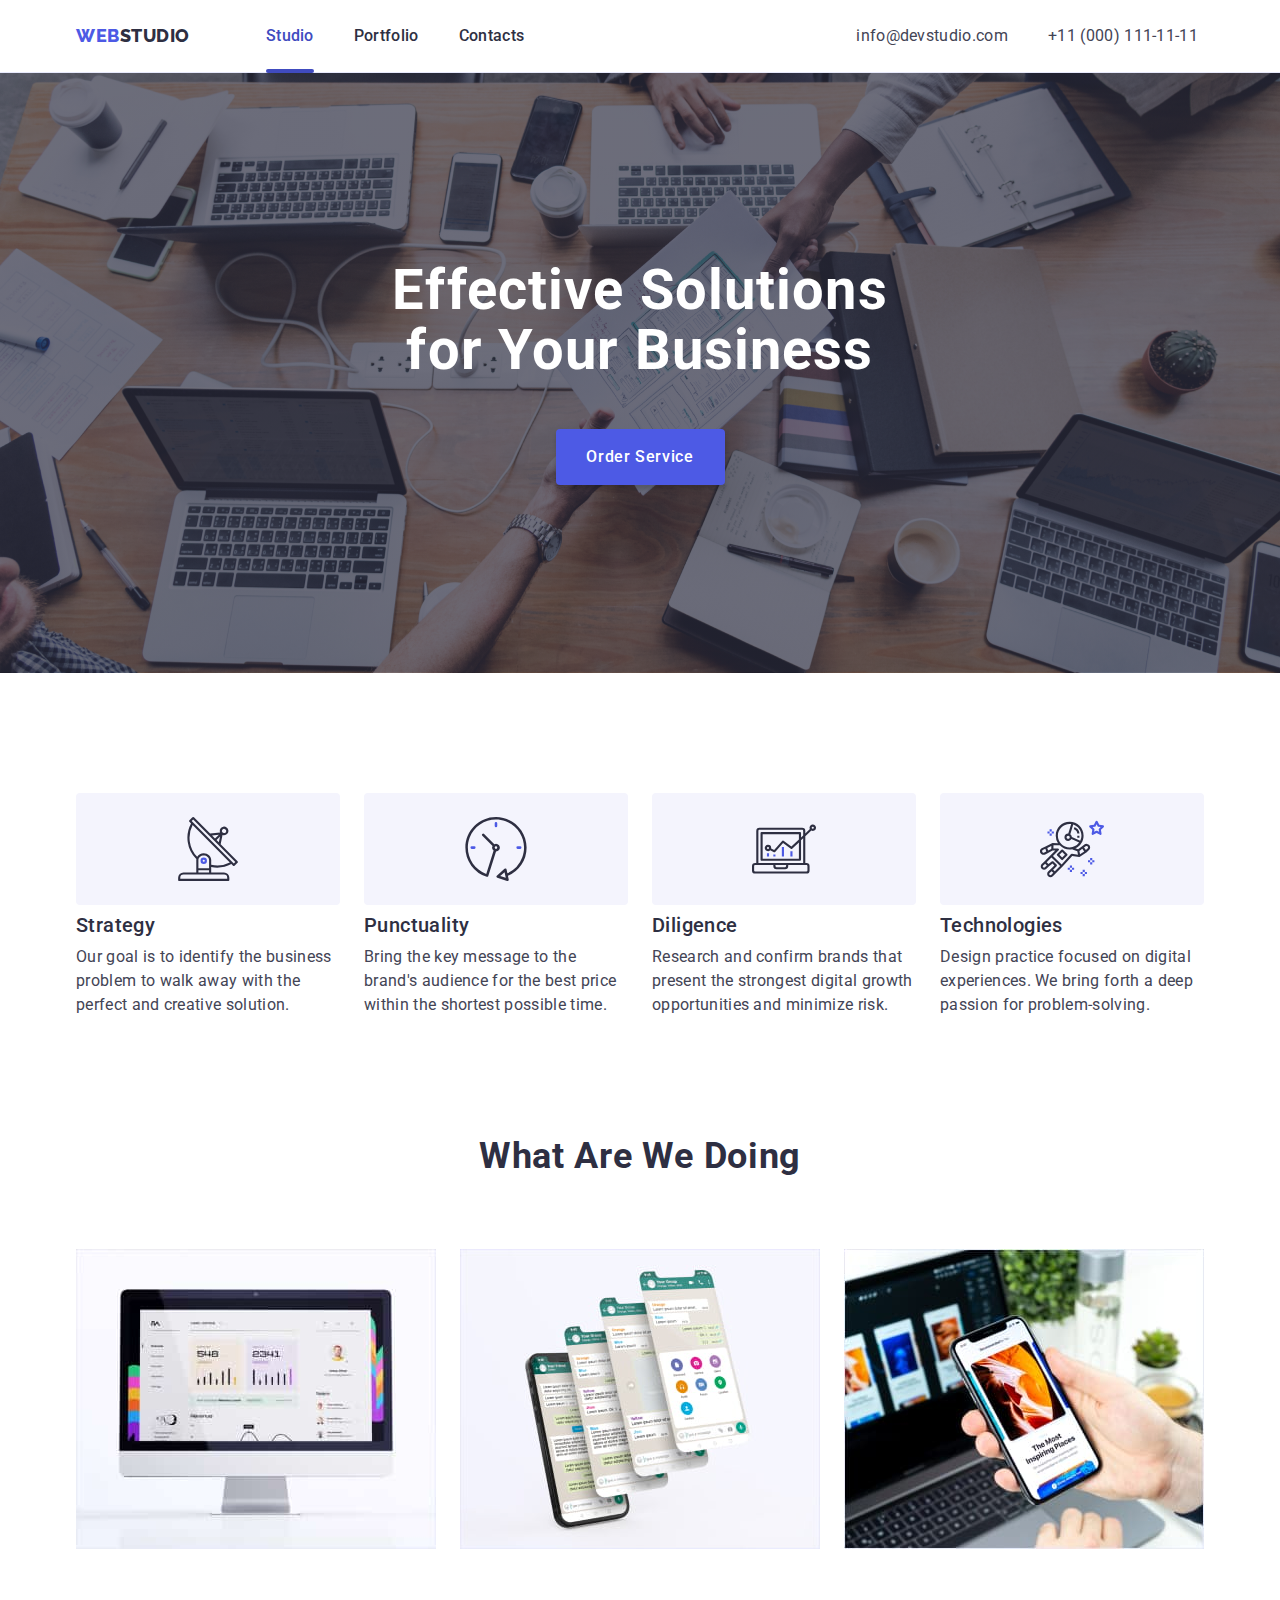
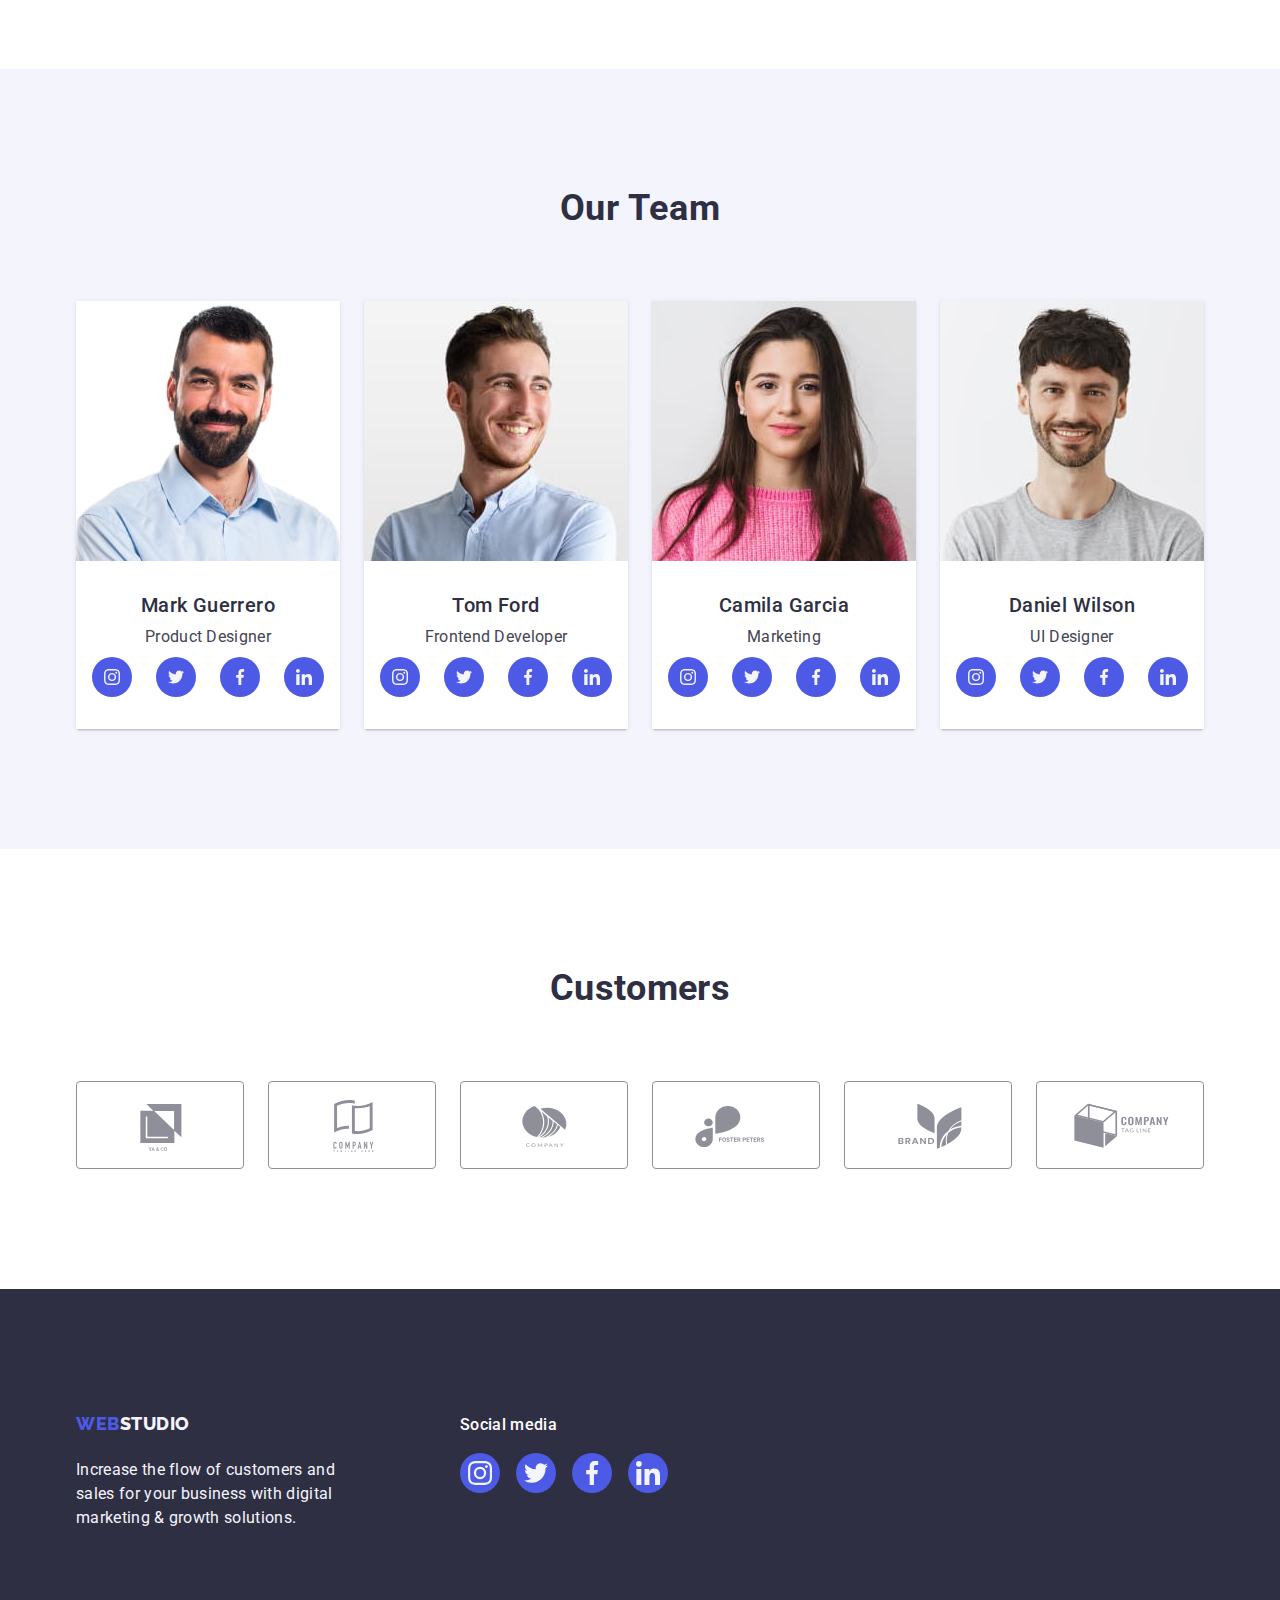
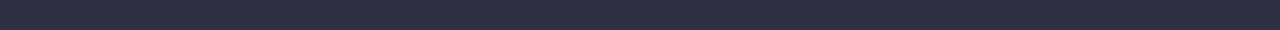
<file: index.html>
<!DOCTYPE html>
<html lang="en">
  <head>
    <meta charset="UTF-8" />
    <meta http-equiv="X-UA-Compatible" content="IE=edge" />
    <meta name="viewport" content="width=device-width, initial-scale=1.0" />
    <meta name="description" content="Effective Solutions for Your Business" />
    <title>WebStudio</title>

    <!-- <link rel="stylesheet" href="./portfolio.html" /> -->
    <link rel="preconnect" href="https://fonts.googleapis.com" />
    <link rel="preconnect" href="https://fonts.gstatic.com" crossorigin />
    <link
      href="https://fonts.googleapis.com/css2?family=Raleway:wght@800&family=Roboto:wght@400;500;700&display=swap"
      rel="stylesheet"
    />
    <!-- Normalize -->
    <link
      rel="stylesheet"
      href="https://cdnjs.cloudflare.com/ajax/libs/modern-normalize/2.0.0/modern-normalize.min.css"
    />
    <link rel="stylesheet" href="./css/styles.css" />
  </head>

  <body class="page">
    <!-- Header section -->
    <header class="header">
      <!-- <a href="./index.html">Web<span>Studio</span></a> -->
      <!-- Ось не  знаю, як то правильно написати посилання на свою сторінку-->
      <!-- <a href="https://WebStudio.html" WebStudio></a> -->
      <div class="container header-container">
        <nav class="header-nav">
          <a href="./index.html" class="logo link">
            Web<span class="studio-header">Studio</span>
          </a>
          <ul class="header-list list">
            <li class="navigation-item">
              <a class="header-link link first-page" href="./index.html"
                >Studio</a
              >
            </li>
            <li class="navigation-item">
              <!-- only for lesson 1 with 1 page in this project -->
              <!-- <a class="header-link" href="#what">Portfolio</a> -->
              <!-- But now executing this code -->
              <a class="header-link link" href="./portfolio.html">Portfolio</a>
            </li>
            <li class="navigation-item">
              <a class="header-link link" href="">Contacts</a>
            </li>
          </ul>
        </nav>
        <!-- Contacts -->

        <address class="address">
          <ul class="address-item list">
            <li class="contacts-item list">
              <a class="header-item link" href="mailto:info@devstudio.com"
                >info@devstudio.com</a
              >
            </li>
            <li class="contacts-item list">
              <a class="header-item link" href="tel:+110001111111"
                >+11 (000) 111-11-11</a
              >
            </li>
          </ul>
        </address>
      </div>
    </header>

    <!-- Main block -->
    <main class="main">
      <!-- Hero section-->
      <section class="section hero">
        <div class="container">
          <!-- <div class="container hero-container"> -->
          <h1 class="hero-title">Effective Solutions for Your Business</h1>
          <button class="hero-btn" data-modal-open type="button">
            Order Service
          </button>
        </div>
      </section>
      <!-- Section1 - Describe section-->
      <section class="section describe">
        <div class="container describe-container">
          <h2 class="visually-hidden">Benefits WebStudio</h2>
          <ul class="describe-list list">
            <li class="section-two-li list">
              <div class="box-advs">
                <svg class="advs-icon" width="64" height="64">
                  <use href="./images/icons.svg#icon-antenna1"></use>
                </svg>
              </div>
              <h3 class="strategy-name name">Strategy</h3>
              <p class="strategy-item item">
                Our goal is to identify the business problem to walk away with
                the perfect and creative solution.
              </p>
            </li>
            <li class="section-two-li list">
              <div class="box-advs">
                <svg class="advs-icon" width="64" height="64">
                  <use href="./images/icons.svg#icon-clock1"></use>
                </svg>
              </div>
              <h3 class="strategy-name name">Punctuality</h3>
              <p class="strategy-item item">
                Bring the key message to the brand's audience for the best price
                within the shortest possible time.
              </p>
            </li>
            <li class="section-two-li list">
              <div class="box-advs">
                <svg class="advs-icon" width="64" height="64">
                  <use href="./images/icons.svg#icon-diagram1"></use>
                </svg>
              </div>
              <h3 class="strategy-name name">Diligence</h3>
              <p class="strategy-item item">
                Research and confirm brands that present the strongest digital
                growth opportunities and minimize risk.
              </p>
            </li>
            <li class="section-two-li list">
              <div class="box-advs">
                <svg class="advs-icon" width="64" height="64">
                  <use href="./images/icons.svg#icon-astronaut1"></use>
                </svg>
              </div>
              <h3 class="strategy-name name">Technologies</h3>
              <p class="strategy-item item">
                Design practice focused on digital experiences. We bring forth a
                deep passion for problem-solving.
              </p>
              <!-- </li>  -->
            </li>
          </ul>
        </div>
      </section>

      <!-- Section2 - What are we doing section-->
      <section class="section-doing" id="what">
        <div class="container what-container">
          <h2 class="doing-title">What are we doing</h2>
          <ul class="doing-list list">
            <li class="section-doing-li list">
              <img
                class="doing-card-img"
                src="./images/section2/img1.jpg"
                alt="desktop applications"
                width="360"
                height="300"
              />
            </li>
            <li class="section-doing-li list">
              <img
                class="doing-card-img"
                src="./images/section2/img2.jpg"
                alt="mobile applications"
                width="360"
                height="300"
              />
            </li>
            <li class="section-doing-li list">
              <img
                class="doing-card-img"
                src="./images/section2/img3.jpg"
                alt="digital marketing"
                width="360"
                height="300"
              />
            </li>
          </ul>
        </div>
      </section>

      <!-- Section3 - Our Team section-->
      <section class="section team">
        <div class="container team-container">
          <h2 class="team-title">Our Team</h2>
          <ul class="team-item list">
            <li class="our-team list">
              <img
                class="team-photo"
                src="./images/section3/photo1.jpg"
                alt="Mark Guerrero"
                width="264"
                height="260"
              />
              <div class="worker">
                <h3 class="team-list">Mark Guerrero</h3>
                <p class="team-worker">Product Designer</p>
                <ul class="soc-team-icons list">
                  <li class="box-team-icons">
                    <a href="" class="link-team-icon link">
                      <svg class="team-icon" width="16" height="16">
                        <use href="./images/icons.svg#icon-instagram1"></use>
                      </svg>
                    </a>
                  </li>
                  <li class="box-team-icons">
                    <a href="" class="link-team-icon link">
                      <svg class="team-icon" width="16" height="16">
                        <use href="./images/icons.svg#icon-twitter1"></use>
                      </svg>
                    </a>
                  </li>
                  <li class="box-team-icons">
                    <a href="" class="link-team-icon link">
                      <svg class="team-icon" width="16" height="16">
                        <use href="./images/icons.svg#icon-facebook1"></use>
                      </svg>
                    </a>
                  </li>
                  <li class="box-team-icons">
                    <a href="" class="link-team-icon link">
                      <svg class="team-icon" width="16" height="16">
                        <use href="./images/icons.svg#icon-linkedin1"></use>
                      </svg>
                    </a>
                  </li>
                </ul>
              </div>
            </li>

            <li class="our-team list">
              <img
                class="team-photo"
                src="./images/section3/photo2.jpg"
                alt="Tom Ford"
                width="264"
                height="260"
              />
              <div class="worker">
                <h3 class="team-list">Tom Ford</h3>
                <p class="team-worker">Frontend Developer</p>
                <ul class="soc-team-icons list">
                  <li class="box-team-icons">
                    <a href="" class="link-team-icon link">
                      <svg class="team-icon" width="16" height="16">
                        <use href="./images/icons.svg#icon-instagram1"></use>
                      </svg>
                    </a>
                  </li>
                  <li class="box-team-icons">
                    <a href="" class="link-team-icon link">
                      <svg class="team-icon" width="16" height="16">
                        <use href="./images/icons.svg#icon-twitter1"></use>
                      </svg>
                    </a>
                  </li>
                  <li class="box-team-icons">
                    <a href="" class="link-team-icon link">
                      <svg class="team-icon" width="16" height="16">
                        <use href="./images/icons.svg#icon-facebook1"></use>
                      </svg>
                    </a>
                  </li>
                  <li class="box-team-icons">
                    <a href="" class="link-team-icon link">
                      <svg class="team-icon" width="16" height="16">
                        <use href="./images/icons.svg#icon-linkedin1"></use>
                      </svg>
                    </a>
                  </li>
                </ul>
              </div>
            </li>
            <li class="our-team list">
              <img
                class="team-photo"
                src="./images/section3/photo3.jpg"
                alt="Camila Garcia"
                width="264"
                height="260"
              />
              <div class="worker">
                <h3 class="team-list">Camila Garcia</h3>
                <p class="team-worker">Marketing</p>
                <ul class="soc-team-icons list">
                  <li class="box-team-icons">
                    <a href="" class="link-team-icon link">
                      <svg class="team-icon" width="16" height="16">
                        <use href="./images/icons.svg#icon-instagram1"></use>
                      </svg>
                    </a>
                  </li>
                  <li class="box-team-icons">
                    <a href="" class="link-team-icon link">
                      <svg class="team-icon" width="16" height="16">
                        <use href="./images/icons.svg#icon-twitter1"></use>
                      </svg>
                    </a>
                  </li>
                  <li class="box-team-icons">
                    <a href="" class="link-team-icon link">
                      <svg class="team-icon" width="16" height="16">
                        <use href="./images/icons.svg#icon-facebook1"></use>
                      </svg>
                    </a>
                  </li>
                  <li class="box-team-icons">
                    <a href="" class="link-team-icon link">
                      <svg class="team-icon" width="16" height="16">
                        <use href="./images/icons.svg#icon-linkedin1"></use>
                      </svg>
                    </a>
                  </li>
                </ul>
              </div>
            </li>
            <li class="our-team list">
              <img
                class="team-photo"
                src="./images/section3/photo4.jpg"
                alt="Daniel Wilson"
                width="264"
                height="260"
              />
              <div class="worker">
                <h3 class="team-list">Daniel Wilson</h3>
                <p class="team-worker">UI Designer</p>
                <ul class="soc-team-icons list">
                  <li class="box-team-icons">
                    <a href="" class="link-team-icon link">
                      <svg class="team-icon" width="16" height="16">
                        <use href="./images/icons.svg#icon-instagram1"></use>
                      </svg>
                    </a>
                  </li>
                  <li class="box-team-icons">
                    <a href="" class="link-team-icon link">
                      <svg class="team-icon" width="16" height="16">
                        <use href="./images/icons.svg#icon-twitter1"></use>
                      </svg>
                    </a>
                  </li>
                  <li class="box-team-icons">
                    <a href="" class="link-team-icon link">
                      <svg class="team-icon" width="16" height="16">
                        <use href="./images/icons.svg#icon-facebook1"></use>
                      </svg>
                    </a>
                  </li>
                  <li class="box-team-icons">
                    <a href="" class="link-team-icon link">
                      <svg class="team-icon" width="16" height="16">
                        <use href="./images/icons.svg#icon-linkedin1"></use>
                      </svg>
                    </a>
                  </li>
                </ul>
              </div>
            </li>
          </ul>
        </div>
      </section>

      <!-- Customers section -->
      <section class="customers">
        <div class="container">
          <h2 class="title-customers">Customers</h2>
          <ul class="wrap-customers list">
            <li class="box-clients-icons">
              <a href="" class="link-clients-icons">
                <svg class="clients-icon" width="104" height="56">
                  <use href="./images/icons.svg#icon-client1"></use>
                </svg>
              </a>
            </li>
            <li class="box-clients-icons">
              <a href="" class="link-clients-icons">
                <svg class="clients-icon" width="104" height="56">
                  <use href="./images/icons.svg#icon-client2"></use>
                </svg>
              </a>
            </li>
            <li class="box-clients-icons">
              <a href="" class="link-clients-icons">
                <svg class="clients-icon" width="104" height="56">
                  <use href="./images/icons.svg#icon-client3"></use>
                </svg>
              </a>
            </li>
            <li class="box-clients-icons">
              <a href="" class="link-clients-icons">
                <svg class="clients-icon" width="104" height="56">
                  <use href="./images/icons.svg#icon-client4"></use>
                </svg>
              </a>
            </li>
            <li class="box-clients-icons">
              <a href="" class="link-clients-icons">
                <svg class="clients-icon" width="104" height="56">
                  <use href="./images/icons.svg#icon-client5"></use>
                </svg>
              </a>
            </li>
            <li class="box-clients-icons">
              <a href="" class="link-clients-icons">
                <svg class="clients-icon" width="104" height="56">
                  <use href="./images/icons.svg#icon-client6"></use>
                </svg>
              </a>
            </li>
          </ul>
        </div>
      </section>
    </main>
    <!-- Footer section -->
    <footer class="footer">
      <div class="container footer-container">
        <div class="footer-logo">
          <a class="logo logo-link-footer link" href="./index.html">
            Web<span class="studio-down">Studio</span>
          </a>
          <p class="footer-description">
            Increase the flow of customers and sales for your business with
            digital marketing & growth solutions.
          </p>
        </div>
        <!-- Media in footer section -->
        <div class="footer-part-two">
          <p class="footer-title-links">Social media</p>
          <ul class="wrap-footer-icons list">
            <li class="box-footer-icons">
              <a href="" class="link-footer-icon">
                <svg class="team-icon" width="24" height="24">
                  <use href="./images/icons.svg#icon-instagram1"></use>
                </svg>
              </a>
            </li>
            <li class="box-footer-icons">
              <a href="" class="link-footer-icon">
                <svg class="team-icon" width="24" height="24">
                  <use href="./images/icons.svg#icon-twitter1"></use>
                </svg>
              </a>
            </li>
            <li class="box-footer-icons">
              <a href="" class="link-footer-icon">
                <svg class="team-icon" width="24" height="24">
                  <use href="./images/icons.svg#icon-facebook1"></use>
                </svg>
              </a>
            </li>
            <li class="box-footer-icons">
              <a href="" class="link-footer-icon">
                <svg class="team-icon" width="24" height="24">
                  <use href="./images/icons.svg#icon-linkedin1"></use>
                </svg>
              </a>
            </li>
          </ul>
        </div>
      </div>
    </footer>
    <div class="backdrop is-hidden" data-modal>
      <div class="modal">
        <button class="wrap-clos-icon-modal" data-modal-close type="button">
          <svg class="close-modal" width="8" height="8">
            <use href="./images/icons.svg#icon-close-black"></use>
          </svg>
        </button>
      </div>
    </div>
    <!-- Ставимо перед закриваючим тегом body -->
    <script src="./js/modal.js"></script>
  </body>
</html>
</file>
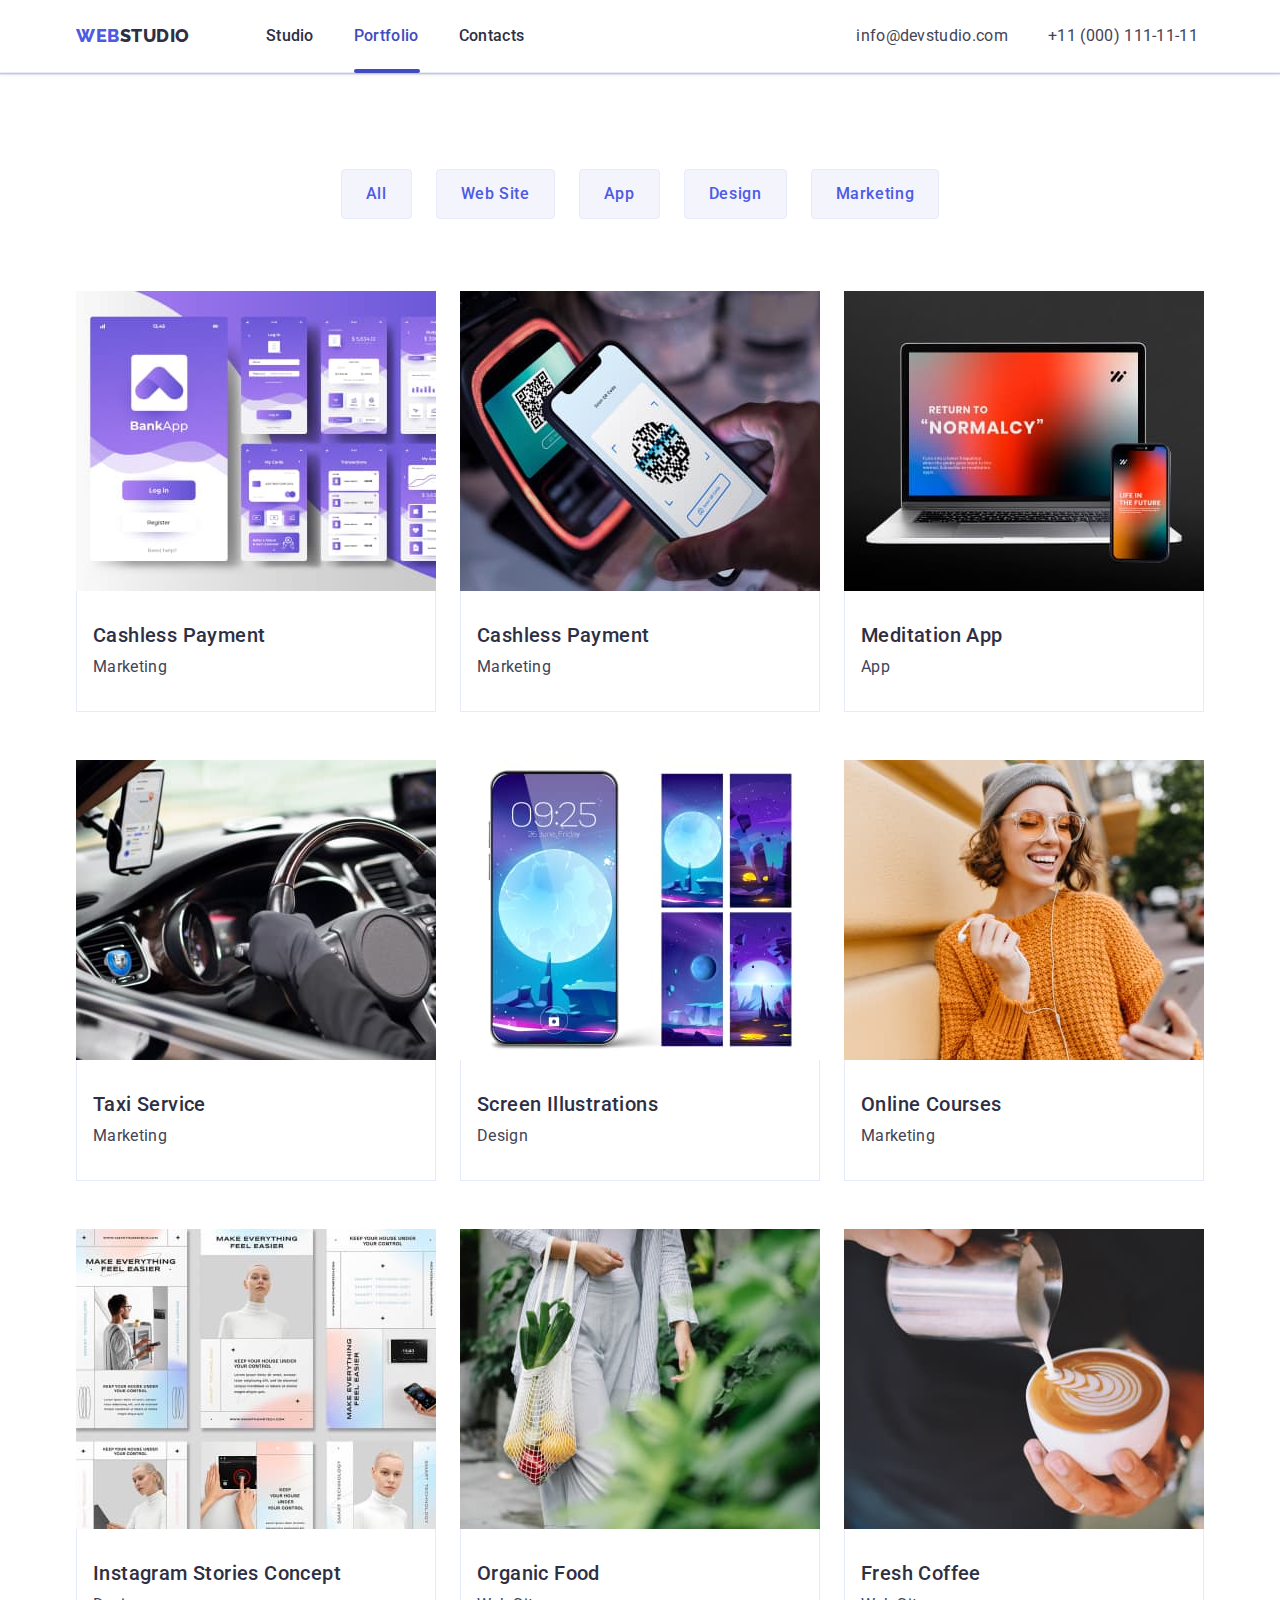
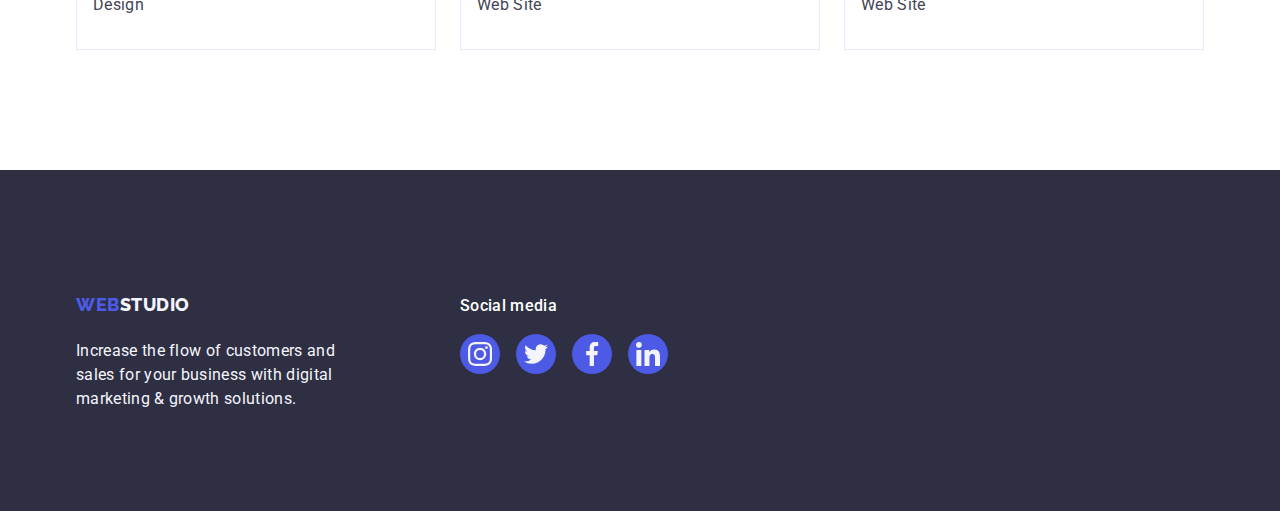
<file: portfolio.html>
<!DOCTYPE html>
<html lang="en">
  <head>
    <meta charset="UTF-8" />
    <meta name="viewport" content="width=device-width, initial-scale=1.0" />
    <title>Document</title>
    <link rel="stylesheet" href="./index.html" />
    <link rel="preconnect" href="https://fonts.googleapis.com" />
    <link rel="preconnect" href="https://fonts.gstatic.com" crossorigin />
    <link
      rel="stylesheet"
      href="https://fonts.googleapis.com/css2?family=Raleway:wght@800&family=Roboto:wght@400;500;700&display=swap"
    />
    <!-- Normalize -->
    <link
      rel="stylesheet"
      href="https://cdnjs.cloudflare.com/ajax/libs/modern-normalize/2.0.0/modern-normalize.min.css"
    />
    <link rel="stylesheet" href="./css/styles.css" />
  </head>
  <body class="page-portfolio">
    <!-- Header section -->
    <header class="header">
      <div class="container header-container">
        <nav class="header-nav">
          <a class="logo link" href="./index.html">
            Web<span class="studio-header">Studio</span>
          </a>
          <ul class="header-list list">
            <li class="navigation-item">
              <a class="header-link link" href="./index.html">Studio</a>
            </li>
            <li class="navigation-item">
              <!-- <a class="header-link" href="#what">Portfolio</a> -->
              <a class="header-link link portfolio-page" href="./portfolio.html"
                >Portfolio</a
              >
            </li>
            <li class="navigation-item">
              <a class="header-link link" href="">Contacts</a>
            </li>
          </ul>
        </nav>
        <!-- Contacts -->
        <address class="address">
          <ul class="address-item list">
            <li>
              <a class="header-item link" href="mailto:info@devstudio.com"
                >info@devstudio.com</a
              >
            </li>
            <li>
              <a class="header-item link" href="tel:+110001111111"
                >+11 (000) 111-11-11</a
              >
            </li>
          </ul>
        </address>
      </div>
    </header>

    <main class="portf-main">
      <!-- Button section -->
      <section class="section portfolio-main">
        <div class="container portfolio-container">
          <h1 class="visually-hidden">Hidden title</h1>
          <ul class="filter list">
            <li class="btns-filters-item list">
              <button class="btn-filter" type="button">All</button>
            </li>
            <li class="btns-filters-item list">
              <button class="btn-filter" type="button">Web Site</button>
            </li>
            <li class="btns-filters-item list">
              <button class="btn-filter" type="button">App</button>
            </li>
            <li class="btns-filters-item list">
              <button class="btn-filter" type="button">Design</button>
            </li>
            <li class="btns-filters-item list">
              <button class="btn-filter" type="button">Marketing</button>
            </li>
          </ul>
          <ul class="btn-press list">
            <!-- 11111111111111111111111111111++++++++++++++++++++++++++++++ -->
            <li class="project-card list">
              <a href="" class="project-card-link link">
                <div class="wrap-descr">
                  <img
                    class="project-card-img"
                    src="./images/Portfolio/row1/img1-1.jpg"
                    alt="Cashless Payment"
                    width="360"
                    height="300"
                  />
                  <p class="card-description overlay">
                    14 Stylish and User-Friendly App Design Concepts · Task
                    Manager App · Calorie Tracker App · Exotic Fruit Ecommerce
                    App · Cloud Storage App
                  </p>
                  <div class="overlay">
                    <p class="card-description overlay">
                      14 Stylish and User-Friendly App Design Concepts · Task
                      Manager App · Calorie Tracker App · Exotic Fruit Ecommerce
                      App · Cloud Storage App
                    </p>
                  </div>
                </div>
                <div class="wrap-card-project">
                  <h2 class="project-card-title">Cashless Payment</h2>
                  <p class="project-card-content">Marketing</p>
                </div>
              </a>
            </li>
            <!-- 222222222222222222222222222++++++++++++++++++++++++++++++++ -->
            <li class="project-card list">
              <a href="" class="project-card-link link">
                <div class="wrap-descr">
                  <img
                    class="project-card-img"
                    src="./images/Portfolio/row1/img1-2.jpg"
                    alt="Cashless Payment"
                    width="360"
                    height="300"
                  />
                  <p class="card-description overlay">
                    14 Stylish and User-Friendly App Design Concepts · Task
                    Manager App · Calorie Tracker App · Exotic Fruit Ecommerce
                    App · Cloud Storage App
                  </p>
                  <div class="overlay">
                    <p class="card-description overlay">
                      14 Stylish and User-Friendly App Design Concepts · Task
                      Manager App · Calorie Tracker App · Exotic Fruit Ecommerce
                      App · Cloud Storage App
                    </p>
                  </div>
                </div>
                <div class="wrap-card-project">
                  <h2 class="project-card-title">Cashless Payment</h2>
                  <p class="project-card-content">Marketing</p>
                </div>
              </a>
            </li>
            <!-- 3333333333333333333333333333333++++++++++++++++++++++++++++ -->
            <li class="project-card list">
              <a href="" class="project-card-link link">
                <div class="wrap-descr">
                  <img
                    class="project-card-img"
                    src="./images/Portfolio/row1/img1-3.jpg"
                    alt="Meditation App"
                    width="360"
                    height="300"
                  />
                  <p class="card-description overlay">
                    14 Stylish and User-Friendly App Design Concepts · Task
                    Manager App · Calorie Tracker App · Exotic Fruit Ecommerce
                    App · Cloud Storage App
                  </p>
                  <div class="overlay">
                    <p class="card-description overlay">
                      14 Stylish and User-Friendly App Design Concepts · Task
                      Manager App · Calorie Tracker App · Exotic Fruit Ecommerce
                      App · Cloud Storage App
                    </p>
                  </div>
                </div>
                <div class="wrap-card-project">
                  <h2 class="project-card-title">Meditation App</h2>
                  <p class="project-card-content">App</p>
                </div>
              </a>
            </li>
            <!-- 444444444444444444444444444444444++++++++++++++++++++++++++ -->
            <li class="project-card list">
              <a href="" class="project-card-link link">
                <div class="wrap-descr">
                  <img
                    class="project-card-img"
                    src="./images/Portfolio/row2/img2-1.jpg"
                    alt="Taxi Service"
                    width="360"
                    height="300"
                  />
                  <p class="card-description overlay">
                    14 Stylish and User-Friendly App Design Concepts · Task
                    Manager App · Calorie Tracker App · Exotic Fruit Ecommerce
                    App · Cloud Storage App
                  </p>
                  <div class="overlay">
                    <p class="card-description overlay">
                      14 Stylish and User-Friendly App Design Concepts · Task
                      Manager App · Calorie Tracker App · Exotic Fruit Ecommerce
                      App · Cloud Storage App
                    </p>
                  </div>
                </div>
                <div class="wrap-card-project">
                  <h2 class="project-card-title">Taxi Service</h2>
                  <p class="project-card-content">Marketing</p>
                </div>
              </a>
            </li>
            <!-- 5555555555555555555555555555555555555555555555+++++++++++++ -->
            <li class="project-card list">
              <a href="" class="project-card-link link">
                <div class="wrap-descr">
                  <img
                    class="project-card-img"
                    src="./images/Portfolio/row2/img2-2.jpg"
                    alt="Screen Illustrations"
                    width="360"
                    height="300"
                  />
                  <p class="card-description overlay">
                    14 Stylish and User-Friendly App Design Concepts · Task
                    Manager App · Calorie Tracker App · Exotic Fruit Ecommerce
                    App · Cloud Storage App
                  </p>
                  <div class="overlay">
                    <p class="card-description overlay">
                      14 Stylish and User-Friendly App Design Concepts · Task
                      Manager App · Calorie Tracker App · Exotic Fruit Ecommerce
                      App · Cloud Storage App
                    </p>
                  </div>
                </div>
                <div class="wrap-card-project">
                  <h2 class="project-card-title">Screen Illustrations</h2>
                  <p class="project-card-content">Design</p>
                </div>
              </a>
            </li>
            <!-- 666666666666666666666666666666666666666666666666666666666++ -->
            <li class="project-card list">
              <a href="" class="project-card-link link">
                <div class="wrap-descr">
                  <img
                    class="project-card-img"
                    src="./images/Portfolio/row2/img2-3.jpg"
                    alt="Online Courses"
                    width="360"
                    height="300"
                  />
                  <p class="card-description overlay">
                    14 Stylish and User-Friendly App Design Concepts · Task
                    Manager App · Calorie Tracker App · Exotic Fruit Ecommerce
                    App · Cloud Storage App
                  </p>
                  <div class="overlay">
                    <p class="card-description overlay">
                      14 Stylish and User-Friendly App Design Concepts · Task
                      Manager App · Calorie Tracker App · Exotic Fruit Ecommerce
                      App · Cloud Storage App
                    </p>
                  </div>
                </div>
                <div class="wrap-card-project">
                  <h2 class="project-card-title">Online Courses</h2>
                  <p class="project-card-content">Marketing</p>
                </div>
              </a>
            </li>
            <!-- 777777777777777777777777777777777777777777777777777777+++++ -->
            <li class="project-card list">
              <a href="" class="project-card-link link">
                <div class="wrap-descr">
                  <img
                    class="project-card-img"
                    src="./images/Portfolio/row3/img3-1.jpg"
                    alt="Instagram Stories Concept"
                    width="360"
                    height="300"
                  />
                  <p class="card-description overlay">
                    14 Stylish and User-Friendly App Design Concepts · Task
                    Manager App · Calorie Tracker App · Exotic Fruit Ecommerce
                    App · Cloud Storage App
                  </p>
                  <div class="overlay">
                    <p class="card-description overlay">
                      14 Stylish and User-Friendly App Design Concepts · Task
                      Manager App · Calorie Tracker App · Exotic Fruit Ecommerce
                      App · Cloud Storage App
                    </p>
                  </div>
                </div>
                <div class="wrap-card-project">
                  <h2 class="project-card-title">Instagram Stories Concept</h2>
                  <p class="project-card-content">Design</p>
                </div>
              </a>
            </li>
            <!-- 88888888888888888888888888888888888888888888888888888888+++ -->
            <li class="project-card list">
              <a href="" class="project-card-link link">
                <div class="wrap-descr">
                  <img
                    class="project-card-img"
                    src="./images/Portfolio/row3/img3-2.jpg"
                    alt="Organic Food"
                    width="360"
                    height="300"
                  />
                  <p class="card-description overlay">
                    14 Stylish and User-Friendly App Design Concepts · Task
                    Manager App · Calorie Tracker App · Exotic Fruit Ecommerce
                    App · Cloud Storage App
                  </p>
                  <div class="overlay">
                    <p class="card-description overlay">
                      14 Stylish and User-Friendly App Design Concepts · Task
                      Manager App · Calorie Tracker App · Exotic Fruit Ecommerce
                      App · Cloud Storage App
                    </p>
                  </div>
                </div>
                <div class="wrap-card-project">
                  <h2 class="project-card-title">Organic Food</h2>
                  <p class="project-card-content">Web Site</p>
                </div>
              </a>
            </li>
            <!-- 9999999999999999999999999999999999999999999999999999999++++ -->
            <li class="project-card list">
              <a href="" class="project-card-link link">
                <div class="wrap-descr">
                  <img
                    class="project-card-img"
                    src="./images/Portfolio/row3/img3-3.jpg"
                    alt="Fresh Coffee"
                    width="360"
                    height="300"
                  />
                  <p class="card-description overlay">
                    14 Stylish and User-Friendly App Design Concepts · Task
                    Manager App · Calorie Tracker App · Exotic Fruit Ecommerce
                    App · Cloud Storage App
                  </p>
                  <div class="overlay">
                    <p class="card-description overlay">
                      14 Stylish and User-Friendly App Design Concepts · Task
                      Manager App · Calorie Tracker App · Exotic Fruit Ecommerce
                      App · Cloud Storage App
                    </p>
                  </div>
                </div>
                <div class="wrap-card-project">
                  <h2 class="project-card-title">Fresh Coffee</h2>
                  <p class="project-card-content">Web Site</p>
                </div>
              </a>
            </li>
            <!-- +++++++++++++++++++++++++++++++++++++++++++++++++++++++++++ -->
          </ul>
        </div>
      </section>
    </main>
    <!-- Footer section -->

    <footer class="footer">
      <div class="container footer-container">
        <div class="footer-logo">
          <a class="logo logo-link-footer link" href="./index.html">
            Web<span class="studio-down">Studio</span>
          </a>
          <p class="footer-description">
            Increase the flow of customers and sales for your business with
            digital marketing & growth solutions.
          </p>
        </div>
        <!-- Media in footer section -->
        <div class="footer-part-two">
          <p class="footer-title-links">Social media</p>
          <ul class="wrap-footer-icons list">
            <li class="box-footer-icons">
              <a href="" class="link-footer-icon">
                <svg class="team-icon" width="24" height="24">
                  <use href="./images/icons.svg#icon-instagram1"></use>
                </svg>
              </a>
            </li>
            <li class="box-footer-icons">
              <a href="" class="link-footer-icon">
                <svg class="team-icon" width="24" height="24">
                  <use href="./images/icons.svg#icon-twitter1"></use>
                </svg>
              </a>
            </li>
            <li class="box-footer-icons">
              <a href="" class="link-footer-icon">
                <svg class="team-icon" width="24" height="24">
                  <use href="./images/icons.svg#icon-facebook1"></use>
                </svg>
              </a>
            </li>
            <li class="box-footer-icons">
              <a href="" class="link-footer-icon">
                <svg class="team-icon" width="24" height="24">
                  <use href="./images/icons.svg#icon-linkedin1"></use>
                </svg>
              </a>
            </li>
          </ul>
        </div>
      </div>
    </footer>

    <!-- <footer class="footer">
      <div class="container footer-container">
        <a href="./index.html" class="logo logo-footer link">
          Web<span class="studio-down">Studio</span>
        </a>
        <p class="footer-description">
          Increase the flow of customers and sales for your business with
          digital marketing & growth solutions.
        </p>
      </div>
    </footer> -->
  </body>
</html>
</file>
<file: css/styles.css>
:root {
    
        --items: 3; 
         /* змінна для зберігання кількості елементів в одному рядку сітки */
        --indent: 30px; 
         /* змінні для зберігання значення відступу між елементами */

/* Font */
--primary-font: Roboto, sans-serif;

/* Colors */

--ocean-cl: #404BBF;
--main-light-bg: #ffffff;
--light-bg: #e5e5e5;
--main-dark-bg: #2e2f42;
--link-cl: #434455;
--string-web-cl: #4D5AE5;
--studio-down-cl: #F4F4FD;
--border-cl: #e7e9fc;
--icons-client: #8e8f99;
--hover-footer-bg-links: #31D0AA;
--btn-border: #e7e9fc;
--description-card-color: #F4F4FD;
--description-card-bg: #4D5AE5;
--modal-window: #FCFCFC;
--modal-btn-close-bg: #E7E9FC;
--modal-btn-close-bg-hover: #404BBF;
--modal-close: #2E2F42;
--modal-close-hover: #FFFFFF;


/* Others */
/* from our tutor Yaroslav - true hidding of some elements */
     
}

.visually-hidden {
        /* ADD text of this class                */
        position: absolute;
        width: 1px;
        height: 1px;
        margin: -1px;
        border: 0;
        padding: 0;

        white-space: nowrap;
        clip-path: inset(100%);
        clip: rect(0 0 0 0);
        overflow: hidden;
}

*,
*::before,
*::after {
        box-sizing: border-box;
        /* display: block;
                position: absolute;
                left: 0;
                bottom: -1px;
                content: '';
                width: 100%;
                height: 4px;
                border-radius: 2px; */
}


/* 
  |---------------------------
  |Common styles
  |---------------------------
*/

body {
    
    font-family: Roboto, sans-serif;
    font-size: 16px;
    line-height: 1.5;
    letter-spacing: 0.02em;    
    color: #434455;
    background-color: var(--main-light-bg);
}

main {
        flex-grow: 1;
}

/* Reset */
 
 h1,h2,h3,h4,h5,h6,p {
        margin: 0;
 }

 p {
    padding: 0;    
 }

 img {
        display: block;
 }

.list, ul, ol {
    list-style: none;
    font-style: normal;    
}

ul, ol {
        margin-top: 0;
        margin-bottom: 0;
        padding-left: 0;
}



/* 
.backdrop {
       position: fixed;
        top: 0;
        left: 0;
        width: 100%;
        height: 100%;
        background-color: rgba(0, 0, 0, 0.5);
        
        transition: fill cubic-bezier(0.4, 0.0, 0.2, 1);
               
}

.backdrop.is-hidden {
        visibility: hidden;
        opacity: 0;
        pointer-events: none;
}
  */

/**
  |============================
  | Flexbox grid
  |============================
*/
.card-set {
        display: flex;
        flex-wrap: wrap;
        gap: var(--indent);
}

.card-set-item {
        flex-basis: calc((100% - var(--indent) * (var(--items) - 1)) / var(--items));
}

.container {
        /* центрує */
        margin: 0 auto; 
        width: 1158px;
        padding: 0 15px;
}

.header-container {      
        display: flex;
}


a {
    text-decoration: none;
}

.btn,
button {
    font-family: inherit;
    cursor: pointer;
}

.hero {
    background-color: var(--main-dark-bg);
    margin: 0 auto;
    /* background: url(../images/hero-section/people-office.jpg), lightgray 0px -167.8px / 100% 139.9% no-repeat;
    background-repeat: no-repeat; */



/* background: var(--main-dark-bg); */
        padding: 188px 0;
        background-image: linear-gradient(rgba(46, 47, 66, 0.7), rgba(46, 47, 66, 0.7)), url("../images/hero-section/people-office.jpg");
        max-width: 1440px;
        background-repeat: no-repeat;
        background-position: center;
        background-size: cover;
}

.link {       
    color: var(--link-cl);
    text-decoration: none;
    display: block;
}

/* 
|---------------------------
|Header styles
|---------------------------
 */
 .header {
        border-bottom: 1px solid var(--border-cl);
        color: #404bbf;
        align-items: center;
        /* from autocheck */
        box-shadow: 0px 2px 1px rgba(46, 47, 66, 0.08), 0px 1px 1px rgba(46, 47, 66, 0.16), 0px 1px 6px rgba(46, 47, 66, 0.08);
 }

 .header-nav {
        background: var(--main-light-bg);
        display: flex;
        align-items: center;
        margin-right: 332px;
 }

 .logo {
        font-family: Raleway, sans-serif;
        font-weight: 800;
        font-size: 18px;
        line-height: 1.17;
        letter-spacing: 0.03em;
        text-transform: uppercase;        
        color:#4D5AE5;
        margin-right: 76px;
        padding: 24px 0;
        position: relative; 
 }

 .web {
         color: var(--string-web-cl);
 }
 
 .studio, .studio-header {
        color: var(--main-dark-bg);
 }

 .header-list {                
                font-family: Roboto, sans-serif;
                font-weight: 500;
                font-size: 16px;
                line-height: 1.5;
                letter-spacing: 0.02em;
                color: var(--main-dark-bg);                
                display: flex;
                gap: 40px;
                align-items: center;
                       
 }




 .first-page::after {
        position: absolute;
                left: 0;
                bottom: -1px;        
                content: "";
                width: 48px;
                height: 4px;
                background-color: var(--ocean-cl);
                margin-top: 20px;
                border-radius: 2px;
 }

 /*  */ 
.header-link:hover,
.header-link:focus 
 {
        color: var(--ocean-cl);
}



 .header-link {
       color: var(--main-dark-bg);  
       padding: 24px 0;                  
                position: relative;
                transition-property: color;
                transition-duration: 250ms;
                transition-timing-function: cubic-bezier(0.4, 0, 0.2, 1);
                padding: 24px 0;         
 }

 .first-page {
         color: var(--ocean-cl);
 }

 .address {
    font-style: normal;    
 }

 .header-contacts {}

 .address-item {
        display: flex;
        align-items: center;
        gap: 40px;
        padding: 24px 0;
        
 }

 .header-item  {
    list-style: none;
    text-decoration: none;
    color: currentColor;
    font-family: 'Roboto', sans-serif;
    font-weight: 400;
    line-height: 1.5;
    font-size: 16px;
    letter-spacing: 0.02em;
    font-style: normal;
    color: var(--link-cl);
    transition-property: color;
    transition-duration: 250ms;
    transition-timing-function: cubic-bezier(0.4, 0, 0.2, 1);     
 }



 /* для 3-й домашки */
 /*  */

 .header-contacts:active,
 .header-contacts:hover,
 .header-contacts:focus,
 .header-item:hover,
 .header-item:focus {
     color: var(--ocean-cl);
 }

 /* 
|---------------------------
|Hero styles
|---------------------------
 */
 .hero {
        padding: 188px 0;
 }

 /* .hero-container {
        background-image: url(../images/hero-section/Dark-bg.jpg); */
        /* background-repeat: repeat; 
 }*/

 .hero-title {
        font-family: 'Roboto', sans-serif;
        font-weight: 700;
        font-size: 56px;
        line-height: 1.07;
        text-align: center;
        letter-spacing: 0.02em;
        color: var(--main-light-bg);
        max-width: 496px;
        margin: 0 auto;
        
        padding-bottom: 48px;
 }

 .hero-btn {
        background-color: var(--string-web-cl);
        color: var(--main-light-bg);
        font-family: 'Roboto', sans-serif;
        font-weight: 500;
        font-size: 16px;
        line-height: 1.5;
        
        display:block;
        min-width: 169px;
        height: 56px;
        border: none;
        border-radius: 4px;
        margin: 0 auto;
        /* align-items: center; */
        cursor: pointer;
        letter-spacing: 0.04em;
               
        /* padding: 16px 32px;
        gap: 10px;
        flex: none;
        order: 0;
        flex-grow: 0; */
        
        box-shadow: 0px 4px 4px rgba(0, 0, 0, 0.15);
        
        /* text-align: center; */
        transition-property: background-color;
        transition-duration: 250ms;
        transition-timing-function: cubic-bezier(0.4, 0, 0.2, 1);        
 }

 .hero-btn:hover,
 .hero-btn:focus {
        background-color: var(--ocean-cl); 
        background: #404BBF;
        border: none;
        box-shadow: 0px 4px 4px rgba(0, 0, 0, 0.15);
        border-radius: 4px;
        text-align: center;
 }

/* 
|---------------------------
|Describe styles
|--------------------------- 
*/


.section {}

.describe {
        padding: 120px 0;
                /* display: flex;
                align-items: center;
                gap: 24px;
                flex-basis: calc((100% - 3 * 24px) / 4);
                /* width: 264px;
                height: 112px; 
                flex-shrink: 0;
                border-radius: 4px;
                background: var(--studio-down-cl); */
}

.describe-container {}

.describe-list {
        display: flex;       
        gap: 24px;         
}

.section-two-li {        
        width: calc((100% - 3 * 24px) / 4);
}

/* +++ SVG============================== SVG  */

.section-doing-li {        
        width: calc((100% - 48px) / 3); 
        justify-content: center;
}

.box-advs {
        display: flex;
        align-items: center;
        justify-content: center;
        border-radius: 4px;
        background-color: #F4F4FD;
        width: 264px;
        height: 112px;
        margin-bottom: 8px;
}

.strategy-name {
        font-weight: 500;
        font-size: 20px;
        letter-spacing: 0.02em;
        color: var(--main-dark-bg);
        text-align: start;
        line-height: 1.2;
        margin-bottom: 8px;
}


.advantages-card-content {
        font-size: 16px;
        line-height: 1.5;
        letter-spacing: 0.02em;
}
/* SVG================================= SVG */

/* 
.describe-list:hover, 
.describe-list:focus {
        
        border: 1px solid var(--string-web-cl);
} */

/* .strategy-name {
        display: flex;
        width: 264px;
        flex-direction: column;
        color: var(--main-dark-bg);
        font-size: 20px;
        font-family: Roboto;
        font-weight: 500;
        line-height: 1.2;
        letter-spacing: 0.02em;
        margin-bottom: 8px;
} */

.first-item {
        /* width: calc((100% - 72px) / 4); */
        display: flex;
        width: 264px;
        flex-direction: column;
        color: var(--link-cl);
        font-size: 16px;
        font-family: 'Roboto', sans-serif;
        line-height: 1.5;
        letter-spacing: 0.32px;
}

.strategy-item {}


.name {
        font-family: 'Roboto', sans-serif;
        font-weight: 500;
        font-size: 20px;
        line-height: 1.2;
        letter-spacing: 0.02em;    
        color: var(--main-dark-bg);
}

.item {
        font-family: 'Roboto', sans-serif;
        font-weight: 400;
        font-size: 16px;
        line-height: 1.5;
        letter-spacing: 0.02em;    
        color: var(--link-cl);
}



.strategy-item {}

.punctuality {}

.punctuality-item {}

.diligence {}

.diligence-item {}

.technologies {}

.technologies-item {}

/* 
|---------------------------
|Doing styles
|--------------------------- 
*/

.section-doing {
        padding-bottom: 120px;
}

.doing-title {
        font-family: 'Roboto', sans-serif;
        font-style: normal;
        font-weight: 700;
        font-size: 36px;
        line-height: 1.11;
        text-align: center;
        letter-spacing: 0.02em;
        text-transform: capitalize;
        color: var(--main-dark-bg);        
        margin-bottom: 72px;
}

.doing-list {
        display: flex;
        gap: 24px;        
}

/* 
|---------------------------
|Team styles
|--------------------------- 
*/

.team-container {
        
}

.team {
        font-family: 'Roboto', sans-serif;
        font-style: normal;
        font-weight: 700;
        font-size: 36px;
        line-height: 1.11;
        text-align: center;
        letter-spacing: 0.02em;
        text-transform: capitalize;
        color: var(--main-dark-bg);
        background-color: var(--studio-down-cl);
        padding: 120px 0;
}

.team-title {
        font-family: 'Roboto', sans-serif;
        font-style: normal;
        font-weight: 700;
        font-size: 36px;
        line-height: 1.11;
        text-align: center;
        letter-spacing: 0.02em;
        text-transform: capitalize;   
        margin-bottom: 72px;        
}

.team-item {
        display: flex;
        gap: 24px;        
}

.team-list {
        font-family: 'Roboto', sans-serif;
        font-style: normal;
        font-weight: 500;
        font-size: 20px;
        line-height: 1.2;
        text-align: center;
        letter-spacing: 0.02em;
        color: var(--main-dark-bg);
        background-color: var(--main-light-bg);
        margin-bottom: 8px;
}

.team-worker {
        font-family: 'Roboto', sans-serif;
        font-style: normal;
        font-weight: 400;
        font-size: 16px;
        line-height: 1.5;
        text-align: center;
        letter-spacing: 0.02em;
        color: var(--link-cl);
        background-color: var(--main-light-bg);
        margin-bottom: 8px;
}

.our-team {
        /* background-color: var(--main-light-bg); */
        
        /* width: calc((100% - 72px) / 4); */
        flex-basis: calc((100% - 72px) / 4);
        border-radius: 0px 0px 4px 4px;
        box-shadow:  0px 1px 6px rgba(46, 47, 66, 0.08),
                0px 1px 1px rgba(46, 47, 66, 0.16),
                0px 2px 1px rgba(46, 47, 66, 0.08);
                

        /* max-height: 380px; */
     
}

.homan, .application {
        font-family: 'Roboto', sans-serif;
        font-style: normal;
        font-weight: 500;
        font-size: 20px;
        line-height: 1.2;        
        text-align: center;
        letter-spacing: 0.02em;
        color: var(--main-dark-bg);
        background-color: var(--main-light-bg);
        flex: none;
        order: 0;
        flex-grow: 0;
        margin-bottom: 8px;
}

.mark {}

.product {}



.tom {}

.frontend {}

.camila {}

.marketing {}

.daniel {}

.ui-designer {}


/* 4 DZ */

/* 
|---------------------------
|Customers  styles
|--------------------------- 
*/

.customers {
        padding: 120px 0;
}

.title-customers {
        text-align: center;
        font-size: 36px;
        line-height: 1.11;
        color: #2e2f42;
        margin-bottom: 72px;
}

.wrap-customers {
        display: flex;
        justify-content: center;
        gap: 24px;
}

.box-clients-icons {
        width: calc((100% - 6 * 20px) / 6);
        height: 88px;
}

.link-clients-icons {
        width: 100%;
        height: 100%;
        border: 1px solid #8e8f99;
        border-radius: 4px;
        display: flex;
        align-items: center;
        justify-content: center;
        color: var(--icons-client);
        transition: border-color 250ms cubic-bezier(0.4, 0, 0.2, 1), color 250ms cubic-bezier(0.4, 0, 0.2, 1);
}

.clients-icon {
        fill: currentColor;
}

.link-clients-icons:hover,
.link-clients-icons:focus {
        border-color: var(--ocean-cl);
        color: var(--ocean-cl);
}

.link-clients-icons:hover .clients-icon,
.link-clients-icons:focus .clients-icon {
        fill: var(--ocean-cl);
}


/* 
|---------------------------
|Footer  styles
|--------------------------- 
*/

 .footer {
    background: var(--main-dark-bg);
    padding: 100px 0;
 }

 .footer-container {
        display: flex;
        align-items: baseline;
 }

 .footer-logo {
        margin-right: 120px;
 }

 /* .logo-footer {
        display: inline-block;
        margin-bottom: 16px;  
        padding: 0;      
 } */

.footer-title-links {
        font-weight: 500;
        font-size: 16px;
        margin-bottom: 16px;
        line-height: 1.5;
        letter-spacing: 0.02em;
        color: #ffffff;
}

.logo-link-footer {
        font-family: "Raleway", sans-serif;
        font-weight: 800;
        font-size: 18px;
        line-height: 1.17;
        letter-spacing: 0.03em;
        text-transform: uppercase;
        color: var(--string-web-cl);
        display: inline-block;
        /* margin-bottom: 16px; */
}

.logo-studio-footer {
        color: #F4F4FD;
        font-weight: 800;
        font-size: 18px;
        letter-spacing: 0.03em;
        text-transform: uppercase;
}

.footer-content {
        max-width: 264px;
        font-size: 16px;
        line-height: 1.5;
        letter-spacing: 0.02em;
        color: #F4F4FD;
}

.footer-title-links {
        color: #FFF;
        font-size: 16px;
        font-weight: 500;
        line-height: 24px;
        letter-spacing: 0.32px;
}

.wrap-footer-icons {
        display: flex;
        gap: 16px;
}

.box-footer-icons {
        width: 40px;
        height: 40px;
}

.link-footer-icon {
        width: 100%;
        height: 100%;
        background-color: var(--string-web-cl);
        border-radius: 50%;
        display: flex;
        align-items: center;
        justify-content: center;
        transition: background-color 250ms cubic-bezier(0.4, 0, 0.2, 1);
}

.link-footer-icon:hover,
.link-footer-icon:focus {
        background-color: var(--hover-footer-bg-links);
}


/*
  |============================
  | modal window 
  |============================
*/

.backdrop {
                        
        width: 100%;
        height: 100%;
        top: 0;
        left: 0;                
        background: rgba(46, 47, 66, 0.40);
        flex-shrink: 0;
        position: fixed;
        transition: opacity 250ms cubic-bezier(0.4, 0, 0.2, 1), visibility 250ms cubic-bezier(0.4, 0, 0.2, 1);
        /* transition: fill cubic-bezier(0.4, 0.0, 0.2, 1);         */
}

.modal {
        width: 408px;
        min-height: 584px;
        flex-shrink: 0;
        border-radius: 4px;
        background: var(--modal-window);
        box-shadow: 0px 2px 1px 0px rgba(0, 0, 0, 0.20), 0px 1px 3px 0px rgba(0, 0, 0, 0.12), 0px 1px 1px 0px rgba(0, 0, 0, 0.14);
        position: absolute;
        top: 50%;
        left: 50%;
        transform: translate(-50%, -50%);
        opacity: 1;
        transition: transform 250ms cubic-bezier(0.4, 0, 0.2, 1);
}

.wrap-clos-icon-modal {
        display: block;
        width: 24px;
        height: 24px;
        border-radius: 50%;
        border: 1px solid rgba(0, 0, 0, 0.10);
        background: var(--btn-border);
        position: absolute;
        top: 24px;
        right: 24px;
        transition-property: background-color;
        transition-duration: 250ms;
        transition-timing-function: cubic-bezier(0.4, 0, 0.2, 1);
        cursor: pointer;
        display: flex;
        align-items: center;
        justify-content: center;
        padding: 0;
        transition: background-color 250ms cubic-bezier(0.4, 0, 0.2, 1), border 250ms cubic-bezier(0.4, 0, 0.2, 1);
}

.wrap-clos-icon-modal:hover,
.wrap-clos-icon-modal:focus {
        background-color: var(--modal-btn-close-bg-hover);
        fill: var(--modal-close-hover);
        border: none;
}

.close-modal {
        position: absolute;
        top: 50%;
        left: 50%;
        transform: translate(-50%, -50%);
        fill: var(--modal-close);
        transition-property: fill;
        transition-duration: 250ms;
        transition-timing-function: cubic-bezier(0.4, 0, 0.2, 1);
        cursor: pointer;
}

.wrap-clos-icon-modal:hover .close-modal,
.wrap-clos-icon-modal:focus .close-modal {
        fill: var(--modal-close-hover);
}

.is-hidden {
        visibility: hidden;
        opacity: 0;
        transition: opacity 150ms ease-in-out 1000ms;
        pointer-events: none;
        transition: opacity 250ms cubic-bezier(0.4, 0, 0.2, 1), visibility 250ms cubic-bezier(0.4, 0, 0.2, 1);
}


 .web {}

 .studio-down {
        
        Color: var(--studio-down-cl);
        
 }

 .footer-description {
        font-family: 'Roboto', sans-serif;
        font-style: normal;
        font-weight: 400;
        font-size: 16px;
        line-height: 1.5;
        letter-spacing: 0.02em;
        color: var(--studio-down-cl);
        width: 264px;
 }


 /* PORTFOLIO PAGE */

/* 
|---------------------------
|Button section styles
|--------------------------- 
*/

.portfolio-page {
       color: var(--ocean-cl); 
}

.portfolio-page::after {
        position: absolute;
        left: 0;
        bottom: -1px;
        content: "";
        width: 66px;
        height: 4px;
        background-color: var(--ocean-cl);
        margin-top: 20px;
        border-radius: 2px;
}

.portfolio-main {
        padding-top: 96px;
        padding-bottom: 120px;
}

.portfolio-container {}

.filter {
        display: flex;
        justify-content: center;
        gap: 24px;
        margin-bottom: 72px;
}

.btn-filter {
        color: var(--string-web-cl);
        background-color: var(--studio-down-cl);
        text-align: center;
        border-radius: 4px;
        
        /* Button Text */
        font-size: 16px;
        font-family: Roboto, sans-serif;
        font-weight: 500;
        line-height: 1.5;
        letter-spacing: 0.04em;
        cursor: pointer;
        padding: 12px 24px;
        border: 1px solid var(--border-cl);
        transition-property: background-color, color, border, box-shadow;
        transition-duration: 250ms;
        transition-timing-function: cubic-bezier(0.4, 0, 0.2, 1);

        transition: color 250ms cubic-bezier(0.4, 0, 0.2, 1), background-color 250ms cubic-bezier(0.4, 0, 0.2, 1), border-color 250ms cubic-bezier(0.4, 0, 0.2, 1), box-shadow 250ms cubic-bezier(0.4, 0, 0.2, 1);
}

.btn-filter:hover, 
.btn-filter:focus {
        color: var(--main-light-bg);
        background: var(--ocean-cl);
        border: 1px solid transparent;
        box-shadow: 0px 2px 2px 0px rgba(0, 0, 0, 0.12), 0px 2px 1px 0px rgba(0, 0, 0, 0.08), 0px 3px 1px 0px rgba(0, 0, 0, 0.10);
       
}

.btn-press {
        
        display: flex;
        flex-wrap: wrap;
        gap: 24px;
        row-gap: 48px;
        justify-content: center;
}


.portfolio-blockitems {
        /* box-shadow: 0px 3px 1px rgba(0, 0, 0, 0.1),
                        0px 2px 1px rgba(0, 0, 0, 0.08),
                        0px 2px 2px rgba(0, 0, 0, 0.12); */
}

.portfolio-link {
       
        max-width: 360px;
}

.btn-press:active {
    background-color: var(--ocean-cl);
}

/*  */
/*  */

.project-card {
        width: calc((100% - 48px) / 3);
        transition-property: box-shadow;
        transition-duration: 250ms;
        transition-timing-function: cubic-bezier(0.4, 0, 0.2, 1);
        transition: box-shadow 250ms cubic-bezier(0.4, 0, 0.2, 1);
}

.wrap-descr {
        position: relative;
        overflow: hidden;
}

.overlay {
        position: absolute;
        top: 0;
        left: 0;
        width: 100%;
        height: 100%;
        background-color: var(--description-card-bg);
        transform: translateY(100%);
        transition-duration: 250ms;
        transition-timing-function: cubic-bezier(0.4, 0, 0.2, 1);
        z-index: 1;
}

.project-card:hover {
        box-shadow: 0px 2px 1px 0px rgba(46, 47, 66, 0.08), 0px 1px 1px 0px rgba(46, 47, 66, 0.16), 0px 1px 6px 0px rgba(46, 47, 66, 0.08);
}

.project-card-link {
transition: box-shadow 250ms cubic-bezier(0.4, 0, 0.2, 1);
}

.project-card-link:hover {
        box-shadow: 0px 1px 6px rgba(46, 47, 66, 0.08), 0px 1px 1px rgba(46, 47, 66, 0.16), 0px 2px 1px rgba(46, 47, 66, 0.08);
}

.project-card:hover .overlay {
        transform: translatex(0);        
}

.wrap-card-project {
        padding: 32px 16px;
        border: 1px solid var(--btn-border);
        border-top: none;
}

.project-card-title {
        font-weight: 500;
        font-size: 20px;
        letter-spacing: 0.02em;
        color: var(--main-dark-bg);
        line-height: 1.2;
        margin-bottom: 8px;
}

.project-card-content {
        font-size: 16px;
        letter-spacing: 0.02em;
        color: var(--link-cl);
        line-height: 1.5;
}

.card-description {
        color: var(--description-card-color);
        font-size: 16px;
        line-height: 1.5;
        letter-spacing: 0.02em;
        padding: 40px 32px;
        position: absolute;
        top: 0;
        transition: transform 250ms cubic-bezier(0.4, 0, 0.2, 1);
}


/*  */
/*  */


.application-container {
        padding: 32px 16px;
        border: 1px solid var(--border-cl);
        border-top: none;
        /* display: flex; */
        /* flex-wrap: wrap;     */

}

.portfolio-h2 {
        font-family: 'Roboto', sans-serif;
        margin-bottom: 8px;
        padding: 0;
        color: var(--main-dark-bg);
                font-size: 20px;
                line-height: 1.2;
                font-style: normal;
                font-weight: 500;                
                letter-spacing: 0.4px;
                
                        /* text-align: center; */
                        
                        background-color: var(--main-light-bg);
                        /* flex: none; */
                        /* order: 0; */
                        /* flex-grow: 0; */
                        
}

.worker,
.type-application {
        font-family: 'Roboto', sans-serif;
        font-style: normal;
        font-weight: 400;
        font-size: 16px;
        line-height: 1.5;
        letter-spacing: 0.32px;
        /* text-align: center; */

        color: var(--link-cl);
        background-color: var(--main-light-bg);
        /* flex: none;
        order: 1; */
        /* flex-grow: 0; */

        
}

.worker {
        padding: 32px 0;
}


/*  */

.soc-team-icons {
        display: flex;
        justify-content: center;
        gap: 24px;
}

.team-icon {
        fill: #F4F4FD;
}

.box-team-icons {
        width: 40px;
        height: 40px;
}

.link-team-icon {
        width: 100%;
        height: 100%;
        background-color: #4d5ae5;
        border-radius: 50%;
        display: flex;
        justify-content: center;
        align-items: center;
        transition: background-color 250ms cubic-bezier(0.4, 0, 0.2, 1);
}

.link-team-icon:hover,
.link-team-icon:focus {
        background-color: var(--ocean-cl);
}

/* Працює - приклад від Андрія Довганюка */

.close-icon {
        transition: fill var(--transition);
}

.close-button:hover,
.close-button:focus {
        background-color: var(--ocean-cl);
        border: none;
        fill: var(--white-color);
}

/* END приклад від Андрія Довганюка */
</file>
